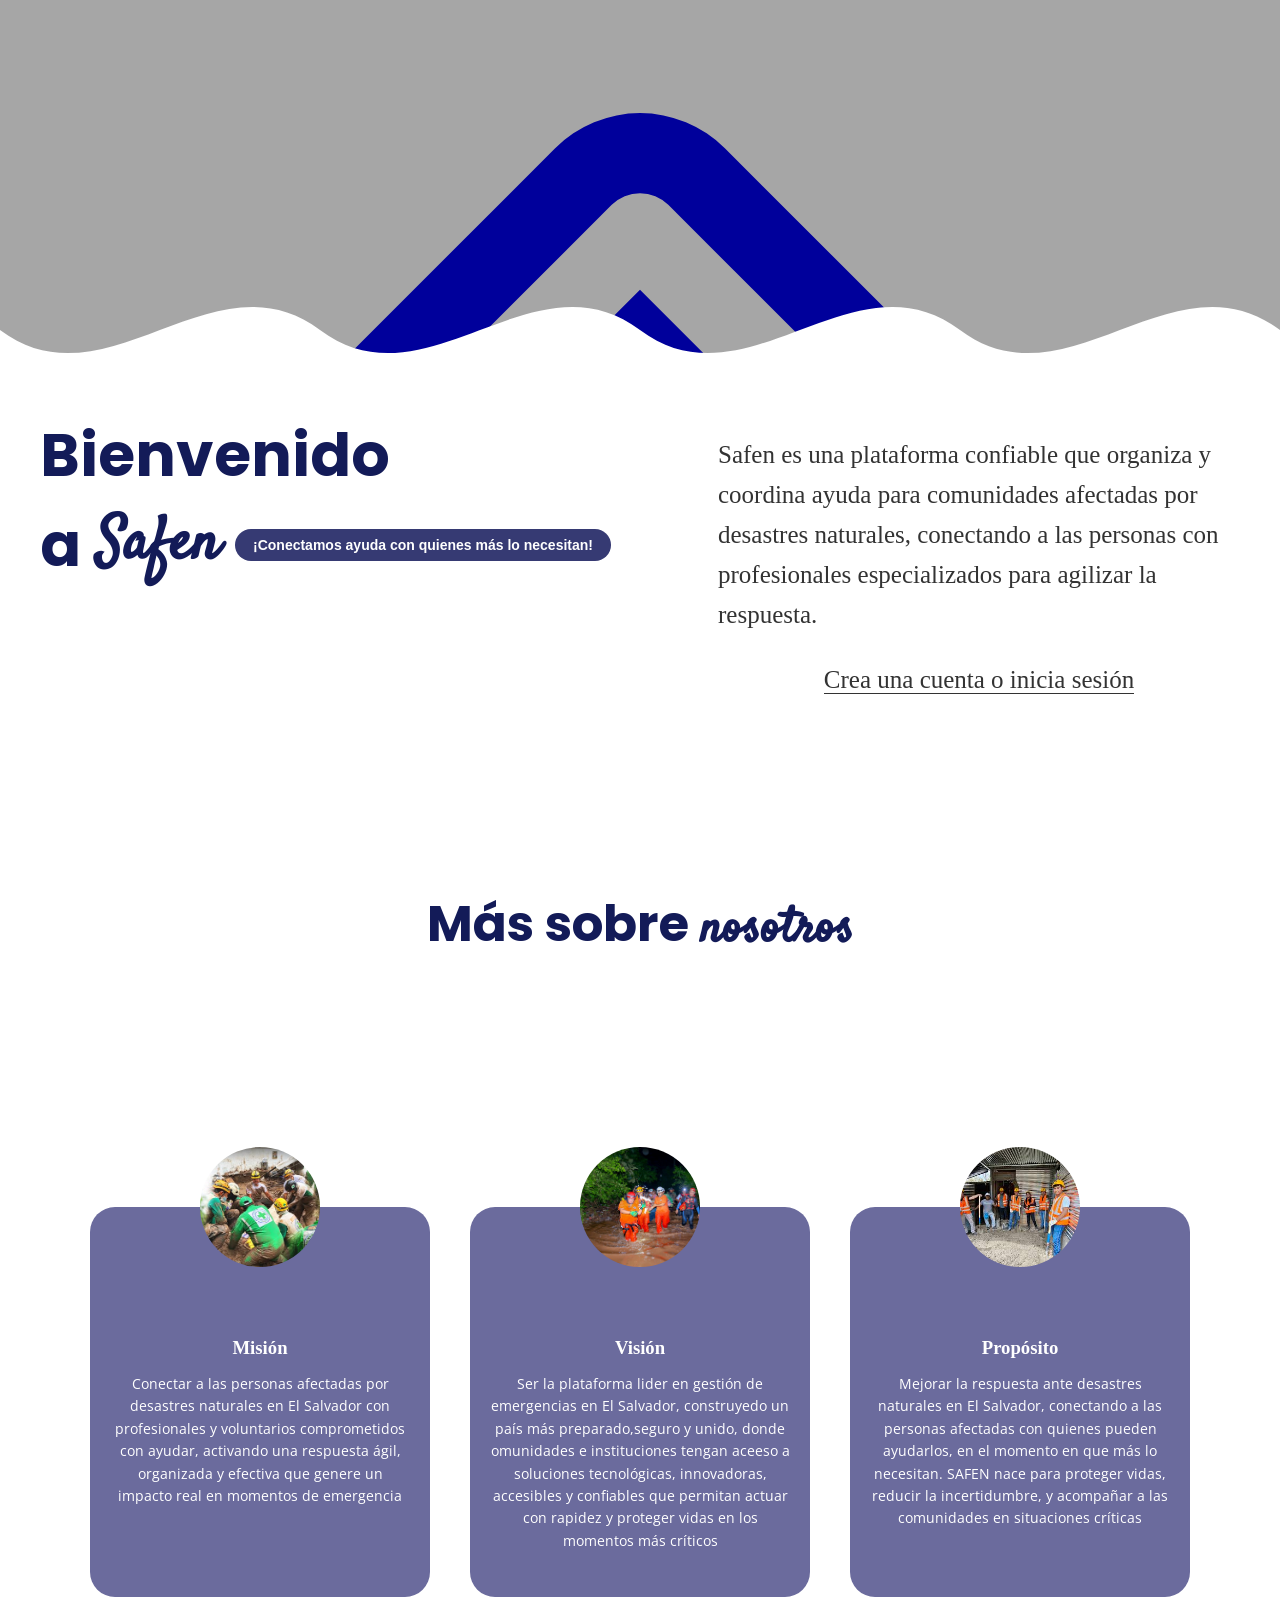
<file: SAFEN/index.html>
<?php include("conexion.php"); ?>
<!DOCTYPE html>
<html lang="en">
<head>
    <meta charset="UTF-8">
    <meta name="viewport" content="width=device-width, initial-scale=1.0">
    <title>Document</title>
    <link rel="stylesheet" href="/SAFEN/css/style.css">
    <link rel="preconnect" href="https://fonts.googleapis.com">
<link rel="preconnect" href="https://fonts.gstatic.com" crossorigin>
<link href="https://fonts.googleapis.com/css2?family=Poppins:ital,wght@0,100;0,200;0,300;0,400;0,500;0,600;0,700;0,800;0,900;1,100;1,200;1,300;1,400;1,500;1,600;1,700;1,800;1,900&display=swap" rel="stylesheet">
<link rel="preconnect" href="https://fonts.googleapis.com">
<link rel="preconnect" href="https://fonts.gstatic.com" crossorigin>
<link href="https://fonts.googleapis.com/css2?family=Poppins:ital,wght@0,100;0,200;0,300;0,400;0,500;0,600;0,700;0,800;0,900;1,100;1,200;1,300;1,400;1,500;1,600;1,700;1,800;1,900&family=Satisfy&display=swap" rel="stylesheet">
<link rel="preconnect" href="https://fonts.googleapis.com">
<link rel="preconnect" href="https://fonts.gstatic.com" crossorigin>
<link href="https://fonts.googleapis.com/css2?family=Open+Sans:ital,wght@0,300..800;1,300..800&family=Poppins:ital,wght@0,100;0,200;0,300;0,400;0,500;0,600;0,700;0,800;0,900;1,100;1,200;1,300;1,400;1,500;1,600;1,700;1,800;1,900&family=Satisfy&display=swap" rel="stylesheet">
</head>
<body>
   <header class="header">
   

<div class="hero">
<nav>
  <!--inicio-->
  <a href="#"  class="active"> <!--clase activa, despues con java-->
    <svg xmlns="http://www.w3.org/2000/svg" viewBox="0 0 24 24" fill="currentColor" >
  <path d="M11.47 3.841a.75.75 0 0 1 1.06 0l8.69 8.69a.75.75 0 1 0 1.06-1.061l-8.689-8.69a2.25 2.25 0 0 0-3.182 0l-8.69 8.69a.75.75 0 1 0 1.061 1.06l8.69-8.689Z" />
  <path d="m12 5.432 8.159 8.159c.03.03.06.058.091.086v6.198c0 1.035-.84 1.875-1.875 1.875H15a.75.75 0 0 1-.75-.75v-4.5a.75.75 0 0 0-.75-.75h-3a.75.75 0 0 0-.75.75V21a.75.75 0 0 1-.75.75H5.625a1.875 1.875 0 0 1-1.875-1.875v-6.198a2.29 2.29 0 0 0 .091-.086L12 5.432Z" />
</svg>

  </a>
  <!--ajustes-->
  <a href="#">
    <svg xmlns="http://www.w3.org/2000/svg" viewBox="0 0 24 24" fill="currentColor" >
  <path fill-rule="evenodd" d="M11.078 2.25c-.917 0-1.699.663-1.85 1.567L9.05 4.889c-.02.12-.115.26-.297.348a7.493 7.493 0 0 0-.986.57c-.166.115-.334.126-.45.083L6.3 5.508a1.875 1.875 0 0 0-2.282.819l-.922 1.597a1.875 1.875 0 0 0 .432 2.385l.84.692c.095.078.17.229.154.43a7.598 7.598 0 0 0 0 1.139c.015.2-.059.352-.153.43l-.841.692a1.875 1.875 0 0 0-.432 2.385l.922 1.597a1.875 1.875 0 0 0 2.282.818l1.019-.382c.115-.043.283-.031.45.082.312.214.641.405.985.57.182.088.277.228.297.35l.178 1.071c.151.904.933 1.567 1.85 1.567h1.844c.916 0 1.699-.663 1.85-1.567l.178-1.072c.02-.12.114-.26.297-.349.344-.165.673-.356.985-.57.167-.114.335-.125.45-.082l1.02.382a1.875 1.875 0 0 0 2.28-.819l.923-1.597a1.875 1.875 0 0 0-.432-2.385l-.84-.692c-.095-.078-.17-.229-.154-.43a7.614 7.614 0 0 0 0-1.139c-.016-.2.059-.352.153-.43l.84-.692c.708-.582.891-1.59.433-2.385l-.922-1.597a1.875 1.875 0 0 0-2.282-.818l-1.02.382c-.114.043-.282.031-.449-.083a7.49 7.49 0 0 0-.985-.57c-.183-.087-.277-.227-.297-.348l-.179-1.072a1.875 1.875 0 0 0-1.85-1.567h-1.843ZM12 15.75a3.75 3.75 0 1 0 0-7.5 3.75 3.75 0 0 0 0 7.5Z" clip-rule="evenodd" />
</svg>

  </a>
  <!--ubicacion-->
  <a href="#">
    <svg xmlns="http://www.w3.org/2000/svg" viewBox="0 0 24 24" fill="currentColor" >
  <path fill-rule="evenodd" d="m11.54 22.351.07.04.028.016a.76.76 0 0 0 .723 0l.028-.015.071-.041a16.975 16.975 0 0 0 1.144-.742 19.58 19.58 0 0 0 2.683-2.282c1.944-1.99 3.963-4.98 3.963-8.827a8.25 8.25 0 0 0-16.5 0c0 3.846 2.02 6.837 3.963 8.827a19.58 19.58 0 0 0 2.682 2.282 16.975 16.975 0 0 0 1.145.742ZM12 13.5a3 3 0 1 0 0-6 3 3 0 0 0 0 6Z" clip-rule="evenodd" />
</svg>

  </a>
  <!--seguridad-->
  <a href="">
 <svg xmlns="http://www.w3.org/2000/svg" viewBox="0 0 24 24" fill="currentColor" >
  <path fill-rule="evenodd" d="M12.516 2.17a.75.75 0 0 0-1.032 0 11.209 11.209 0 0 1-7.877 3.08.75.75 0 0 0-.722.515A12.74 12.74 0 0 0 2.25 9.75c0 5.942 4.064 10.933 9.563 12.348a.749.749 0 0 0 .374 0c5.499-1.415 9.563-6.406 9.563-12.348 0-1.39-.223-2.73-.635-3.985a.75.75 0 0 0-.722-.516l-.143.001c-2.996 0-5.717-1.17-7.734-3.08Zm3.094 8.016a.75.75 0 1 0-1.22-.872l-3.236 4.53L9.53 12.22a.75.75 0 0 0-1.06 1.06l2.25 2.25a.75.75 0 0 0 1.14-.094l3.75-5.25Z" clip-rule="evenodd" />
</svg>
  </a>
  <!--people-->
  <a href="#">
<svg xmlns="http://www.w3.org/2000/svg" viewBox="0 0 24 24" fill="currentColor" >
  <path d="M4.5 6.375a4.125 4.125 0 1 1 8.25 0 4.125 4.125 0 0 1-8.25 0ZM14.25 8.625a3.375 3.375 0 1 1 6.75 0 3.375 3.375 0 0 1-6.75 0ZM1.5 19.125a7.125 7.125 0 0 1 14.25 0v.003l-.001.119a.75.75 0 0 1-.363.63 13.067 13.067 0 0 1-6.761 1.873c-2.472 0-4.786-.684-6.76-1.873a.75.75 0 0 1-.364-.63l-.001-.122ZM17.25 19.128l-.001.144a2.25 2.25 0 0 1-.233.96 10.088 10.088 0 0 0 5.06-1.01.75.75 0 0 0 .42-.643 4.875 4.875 0 0 0-6.957-4.611 8.586 8.586 0 0 1 1.71 5.157v.003Z" />
</svg>
  </a>
  <!--Corazon-->
  <a href="#">
    <svg xmlns="http://www.w3.org/2000/svg" viewBox="0 0 24 24" fill="currentColor" >
  <path d="m11.645 20.91-.007-.003-.022-.012a15.247 15.247 0 0 1-.383-.218 25.18 25.18 0 0 1-4.244-3.17C4.688 15.36 2.25 12.174 2.25 8.25 2.25 5.322 4.714 3 7.688 3A5.5 5.5 0 0 1 12 5.052 5.5 5.5 0 0 1 16.313 3c2.973 0 5.437 2.322 5.437 5.25 0 3.925-2.438 7.111-4.739 9.256a25.175 25.175 0 0 1-4.244 3.17 15.247 15.247 0 0 1-.383.219l-.022.012-.007.004-.003.001a.752.752 0 0 1-.704 0l-.003-.001Z" />
</svg>

  </a>
</nav>

  

  <img src="/SAFEN/img/image (1).png" alt="imagen">

  <!-- Curvas más altas pero rectas -->
  <svg class="waves" viewBox="0 0 1440 180" preserveAspectRatio="none">
    <path fill="#ffffff" d="
      M0,90
      C120,170 240,10 360,90
      C480,170 600,10 720,90
      C840,170 960,10 1080,90
      C1200,170 1320,10 1440,90
      L1440,180
      L0,180
      Z">
    </path>
  </svg>
</div>

</header>

<!--bienvenida-->
<div class="bienvenida">
  <div class="info">
    
    <div class="left">
      <h1>
        Bienvenido <br>

        <span class="line">
          a <span class="safen">Safen</span>
          <button>¡Conectamos ayuda con quienes más lo necesitan!</button>
        </span>

      </h1>
    </div>

    <div class="right">
      <p>
        Safen es una plataforma confiable que organiza y coordina ayuda para
        comunidades afectadas por desastres naturales, conectando a las personas
        con profesionales especializados para agilizar la respuesta.
      </p>
   <p class="login">
    <u>Crea una cuenta o inicia sesión</u>
   </p>
    </div>

  </div>
</div>
<section class="about">
  <h2>Más sobre <span>nosotros</span></h2>
</section>

<div class="cards">
  <div class="card">
 <img src="/SAFEN/img/img mision.jpg" alt="">
  <h3>Misión</h3>
  <p>Conectar a las personas afectadas por desastres naturales en El Salvador con profesionales y voluntarios comprometidos con ayudar, activando una respuesta ágil, organizada y efectiva que genere un impacto real en momentos de emergencia</p>
</div>
<div class="card">
  <img src="/SAFEN/img/img vision.png" alt="">
  <h3>Visión</h3>
  <p>Ser la plataforma lider en gestión de emergencias en El Salvador, construyedo un país  más preparado,seguro y unido, donde omunidades e instituciones tengan aceeso a soluciones tecnológicas, innovadoras, accesibles y confiables que permitan actuar con rapidez y proteger vidas en los momentos más críticos</p>
</div>
<div class="cards">
  <div class="card">
  <img src="/SAFEN/img/image propo.png" alt="">
  <h3>Propósito</h3>
  <p>Mejorar la respuesta ante desastres naturales en  El Salvador, conectando a las personas afectadas con quienes pueden ayudarlos, en el momento en que más lo necesitan. SAFEN nace para proteger vidas, reducir la incertidumbre, y acompañar a las comunidades en situaciones críticas</p>
  
</div>

</body>

</html>
</file>
<file: SAFEN/css/style.css>
body {
    margin: 0;
   
  }
header{
  position: relative;
}
  .hero {
    position: relative;
    height: 420px;
    overflow: hidden;
  }

  .hero img {
    width: 100%;
    height: 100%;
    object-fit: cover;
    display: block;
  }

  .waves {
    position: absolute;
    bottom: 0;
    left: 0;
    width: 100%;
    height: 180px; 
    z-index: 2;
  }

  .content {
    background: #fff;
    height: 300px;
  }
  .hero::before {
  content: "";
  position: absolute;
  top: 0;
  left: 0;
  width: 100%;
  height: 100%;

  background: rgba(0, 0, 0, 0.35); 
  z-index: 1;
}
 



.info{
  display: flex;
  justify-content: space-between;
  align-items: flex-start;
  gap: 40px;
}
.left{
  width: 55%;
}
.right{
  width: 45%;
}
.left h1{
  font-size: 60px;
 color:  #131b58;
 margin: 0;
 font-family: 'Poppins', sans-serif;
}
.safen {
  font-family: 'Satisfy', cursive;
    font-size: 60px;
}
.left button{
 
  background: #363a73;
  color: white;
  border: none;
  padding: 8px 18px;
  border-radius: 30px;
  cursor: pointer;
  font-weight: bold;
 font-size: 14px;
}
.right p{
  color: #333;
  line-height: 1.6;
  font-size: 25px;
}
.bienvenida{
  margin-top: -50px;
}
.info{
  background: #fff;
  padding: 40px 40px;
 }
.line{
  display: flex;
  align-items: center;
  gap: 15px;
}
.login{
  margin-top: 17px;
  text-align: center;
  color: #333;
}
.login u{
  text-decoration: none;
  border-bottom: 1px solid #333;
  cursor: pointer;
}
.about{
  text-align: center;
  padding: 80px 40px;
}
.about h2{
  font-family: 'Poppins', sans-serif;
  font-size: 50px;
  color: #131b58;
}
.about span{
  font-family: 'Satisfy', cursive;
}
.card{
  background: #6b6b9d;
  color: white;
  width: 300px;
  padding: 60px 20px 30px;
  border-radius: 25px;
  position: relative;
  text-align: center;
  height: 300px;
   
}
.card img {
  width: 120px;
  height: 120px;
  border-radius: 50%;
  object-fit: cover;

  position: absolute;
  top: -60px;
  left: 50%;
  transform: translateX(-50%);
}
.cards {
  display: flex;
  justify-content: center;
  gap: 40px;
  margin-top: 60px;
 
  
  
  align-items: flex-end; 
  

}
.card h3{
margin-top: 70px;
  margin-bottom: 10px;
}
.card p {
  font-size: 14px;
  line-height: 1.6;
  font-family: 'Open Sans', sans-serif;
}

/* RESPONSIVE */


@media (max-width: 992px) {
  .left h1 {
    font-size: 45px;
  }

  .safen {
    font-size: 45px;
  }

  .right p {
    font-size: 20px;
  }

  .cards {
    gap: 20px;
  }
}

/*  CELULARES */
@media (max-width: 768px) {

  .hero {
    height: 300px;
  }

  .waves {
    height: 120px;
  }

  .info {
    flex-direction: column; 
    padding: 20px;
  }

  .left, .right {
    width: 100%; 
  }

  .left h1 {
    font-size: 32px;
    text-align: center;
  }

  .safen {
    font-size: 32px;
  }

  .right p {
    font-size: 18px;
    text-align: center;
  }

  .left button {
    display: block;
    margin: 20px auto;
  }

  .bienvenida {
    margin-top: 0;
  }

  .about {
    padding: 50px 20px;
  }

  .about h2 {
    font-size: 32px;
  }

  /* CARDS */
  .cards {
    flex-direction: column;
    align-items: center;
  }

  .card {
    width: 90%;
    height: auto;
    padding: 50px 20px 30px;
  }

  .card img {
    width: 100px;
    height: 100px;
    top: -50px;
  }
}
</file>
